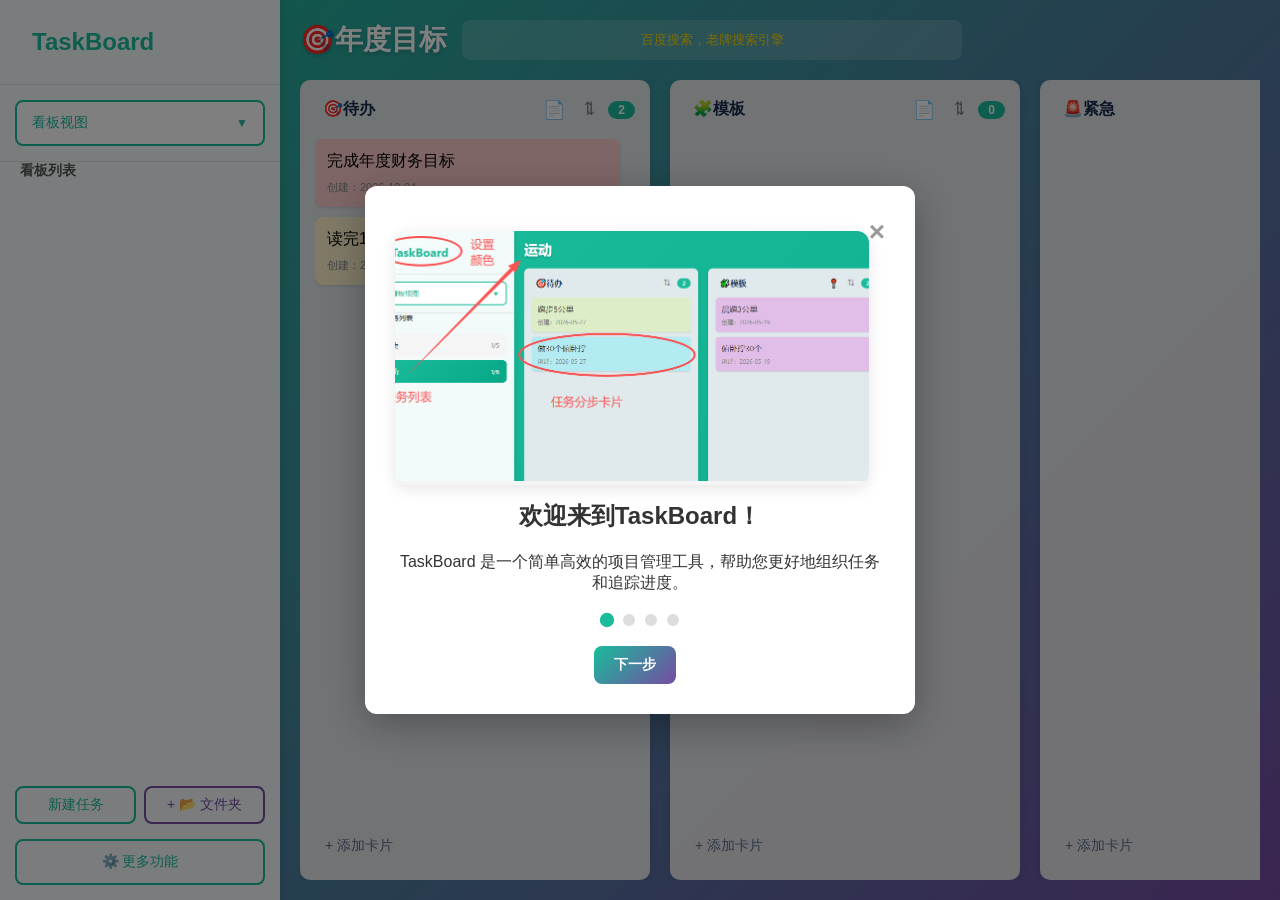
<file: index.html>
<!DOCTYPE html>
<html lang="zh-CN">
<head>
    <meta charset="UTF-8">
    <meta name="viewport" content="width=device-width, initial-scale=1.0, maximum-scale=1.0, user-scalable=no">
    <title>TaskBoard - 项目看板</title>
    <link rel="stylesheet" href="style.css">
</head>
<body>
    <div class="app-container">
        <div class="sidebar-overlay" id="sidebar-overlay"></div>
        <aside class="sidebar">
            <div class="sidebar-header">
                <h1 id="app-title" class="clickable-title">TaskBoard</h1>
                <button class="close-sidebar-btn" id="close-sidebar-btn">&times;</button>
            </div>
            <div class="view-switcher">
                <div class="dropdown-btn" id="view-dropdown-btn">
                    <span id="view-current-label" data-i18n="boardView">看板视图</span>
                    <span class="dropdown-arrow">▼</span>
                </div>
                <div class="dropdown-menu hidden" id="view-dropdown-menu">
                    <div class="dropdown-item" data-view="board" data-i18n="boardView">看板视图</div>
                    <div class="dropdown-item" data-view="day" data-i18n="dayView">日视图</div>
                    <div class="dropdown-item" data-view="week" data-i18n="weekView">周视图</div>
                    <div class="dropdown-item" data-view="month" data-i18n="monthView">月视图</div>
                    <div class="dropdown-item" data-view="year" data-i18n="yearView">年视图</div>
                </div>
            </div>
            <h3 class="board-list-title" id="board-list-title">看板列表</h3>
            <div class="board-list" id="board-list"></div>
            <div class="sidebar-buttons">
                <button class="add-board-btn-sidebar" id="add-board-btn-sidebar" data-i18n="newTask">+任务</button>
            <button class="add-folder-btn-sidebar" id="add-folder-btn-sidebar" data-i18n="addFolder">+📂文件夹</button>
            </div>
            <button class="more-btn" id="more-btn" data-i18n="moreFeatures">⚙️ 更多功能</button>
            <div class="more-menu hidden" id="more-menu">
                <button class="menu-item" id="menu-tutorial" data-i18n="helpTutorial">📖 帮助教程</button>
                <button class="menu-item" id="menu-export" data-i18n="exportData">💾 导出数据</button>
                <button class="menu-item" id="menu-import" data-i18n="importData">📥 导入数据</button>
                <button class="menu-item" id="menu-merge" data-i18n="mergeData">🔗 合并数据</button>
                <button class="menu-item" id="menu-about" data-i18n="aboutUs">ℹ️ 关于我们</button>
                <button class="menu-item" id="menu-language" data-i18n="language">🌐 语言</button>
                <button class="menu-item" id="menu-clear" style="color: #e74c3c;" data-i18n="clearData">🗑️ 清空数据</button>
            </div>
        </aside>

        <main class="main-content">
            <div class="board-view" id="board-view">
                <div class="current-board-header" id="current-board-header">
                    <button class="hamburger-btn" id="hamburger-btn">&#9776;</button>
                    <h2 id="current-board-title">我的看板</h2>
                    <div class="ad-carousel" id="ad-carousel">
                        <div class="ad-track" id="ad-track">
                            <!-- 广告内容会动态渲染 -->
                        </div>
                    </div>
                    <div class="badges-container" id="badges-container"></div>
                </div>
                <div class="columns-container" id="columns-container">
                    <!-- 动态渲染的板块 -->
                </div>
            </div>
            
            <div id="single-column-view" class="single-column-view hidden">
                <div class="single-column-header">
                    <button id="back-from-column-btn" class="back-btn">← 返回</button>
                    <h2 id="single-column-title"></h2>
                </div>
                <div class="single-column-content" id="single-column-content"></div>
            </div>

            <div class="week-view hidden" id="week-view">
                <div class="view-header">
                    <h2 id="week-title" data-i18n="weekView">周视图</h2>
                    <div class="view-controls">
                        <div class="date-controls">
                            <button class="date-nav-btn" id="week-prev-year">&lt;&lt;</button>
                            <button class="date-nav-btn" id="week-prev-week">&lt;</button>
                            <span class="date-display" id="week-date-display">2026年第21周</span>
                            <button class="date-nav-btn" id="week-next-week">&gt;</button>
                            <button class="date-nav-btn" id="week-next-year">&gt;&gt;</button>
                        </div>
                    </div>
                </div>
                <div class="week-stats" id="week-stats"></div>
            </div>

            <div class="month-view hidden" id="month-view">
                <div class="view-header">
                    <h2 id="month-title" data-i18n="monthView">月视图</h2>
                    <div class="view-controls">
                        <div class="date-controls">
                            <button class="date-nav-btn" id="month-prev-year">&lt;&lt;</button>
                            <button class="date-nav-btn" id="month-prev-month">&lt;</button>
                            <span class="date-display" id="month-date-display">2026年5月</span>
                            <button class="date-nav-btn" id="month-next-month">&gt;</button>
                            <button class="date-nav-btn" id="month-next-year">&gt;&gt;</button>
                        </div>
                    </div>
                </div>
                <div class="month-stats" id="month-stats"></div>
            </div>

            <div class="year-view hidden" id="year-view">
                <div class="view-header">
                    <h2 id="year-title" data-i18n="yearView">年视图</h2>
                    <div class="view-controls">
                        <div class="date-controls">
                            <button class="date-nav-btn" id="year-prev">&lt;</button>
                            <span class="date-display" id="year-date-display">2026年</span>
                            <button class="date-nav-btn" id="year-next">&gt;</button>
                        </div>
                    </div>
                </div>
                <div class="year-stats" id="year-stats"></div>
            </div>

            <div class="day-view hidden" id="day-view">
                <div class="view-header">
                    <h2 id="day-title" data-i18n="dayView">日视图</h2>
                    <div class="view-controls">
                        <div class="date-controls">
                            <button class="date-nav-btn" id="day-prev-year">&lt;&lt;</button>
                            <button class="date-nav-btn" id="day-prev-month">&lt;</button>
                            <span class="date-display" id="day-date-display">2026年5月</span>
                            <button class="date-nav-btn" id="day-next-month">&gt;</button>
                            <button class="date-nav-btn" id="day-next-year">&gt;&gt;</button>
                        </div>
                        <div class="day-view-filter">
                            <div class="dropdown-btn" id="column-dropdown-btn">
                                <span id="column-current-label" data-i18n="done">已完成</span>
                                <span class="dropdown-arrow">▼</span>
                            </div>
                        </div>
                    </div>
                </div>
                <div class="day-stats" id="day-stats"></div>
            </div>
        </main>
    </div>

    <!-- 卡片编辑模态框 -->
    <div id="card-modal" class="modal">
        <div class="modal-content">
            <span class="close">&times;</span>
            <h2 id="card-modal-title" data-i18n="editCard">编辑卡片</h2>
            <textarea id="card-content-input" data-i18n-placeholder="taskContent" placeholder="卡片内容"></textarea>
            <div class="color-picker-section">
                <label data-i18n="selectColor">选择颜色：</label>
                <div class="color-options" id="color-options"></div>
                <div class="custom-color-input">
                    <input type="color" id="custom-color-picker" value="#ffffff">
                    <button id="add-custom-color-btn" class="btn btn-secondary" data-i18n="addColor">添加颜色</button>
                </div>
            </div>
            <div class="card-dates">
                <p><strong data-i18n="createdDate">创建日期：</strong><span id="card-created-date">-</span></p>
                <p><strong data-i18n="completedDate">完成日期：</strong><span id="card-completed-date">-</span></p>
            </div>
            <button id="save-card-btn" class="btn btn-primary" data-i18n="save">保存</button>
            <button id="delete-card-btn" class="btn btn-danger" data-i18n="delete">删除</button>
        </div>
    </div>

    <!-- 看板编辑模态框 -->
    <div id="board-modal" class="modal">
        <div class="modal-content">
            <span class="close">&times;</span>
            <h2 id="board-modal-title" data-i18n="newTask">新建任务</h2>
            <input type="text" id="board-name-input" data-i18n-placeholder="taskName" placeholder="任务名称">
            <button id="save-board-btn" class="btn btn-primary" data-i18n="save">保存</button>
        </div>
    </div>

    <!-- 看板长按操作模态框 -->
    <div id="long-press-modal" class="modal">
        <div class="modal-content">
            <span class="close">&times;</span>
            <h2>看板操作</h2>
            <button id="edit-board-name-btn" class="btn btn-primary">修改名称</button>
            <div id="move-board-buttons">
                <!-- 移动按钮会动态显示 -->
            </div>
            <button id="delete-board-btn" class="btn btn-danger">删除看板</button>
        </div>
    </div>
    
    <!-- 右边看板列表长按操作模态框 -->
    <div id="right-board-long-press-modal" class="modal">
        <div class="modal-content">
            <span class="close">&times;</span>
            <h2>看板操作</h2>
            <div id="right-move-board-buttons">
                <!-- 移动按钮会动态显示 -->
            </div>
            <button id="right-delete-board-btn" class="btn btn-danger">删除看板</button>
        </div>
    </div>

    <!-- 入门教程模态框 -->
    <div id="tutorial-modal" class="modal">
        <div class="modal-content tutorial-content">
            <span class="close" id="tutorial-close-btn">&times;</span>
            <div class="tutorial-image-container">
                <img id="tutorial-image" src="" alt="教程插图">
            </div>
            <h2 id="tutorial-title"></h2>
            <p id="tutorial-text"></p>
            <div class="tutorial-steps">
                <span class="tutorial-step active"></span>
                <span class="tutorial-step"></span>
                <span class="tutorial-step"></span>
                <span class="tutorial-step"></span>
            </div>
            <button id="tutorial-next-btn" class="btn btn-primary">下一步</button>
        </div>
    </div>

    <!-- 主题设置模态框 -->
    <div id="theme-modal" class="modal">
        <div class="modal-content">
            <span class="close">&times;</span>
            <h2>主题设置</h2>
            <div class="form-group">
                <label>应用名称：</label>
                <input type="text" id="app-name-input" placeholder="输入应用名称">
            </div>
            <div class="color-picker-section">
                <label>选择主题颜色：</label>
                <div class="color-options" id="theme-color-options"></div>
                <div class="custom-color-input">
                    <input type="color" id="custom-theme-color-picker" value="#9b59b6">
                    <button id="add-custom-theme-color-btn" class="btn btn-secondary">添加颜色</button>
                </div>
            </div>
            <button id="save-theme-btn" class="btn btn-primary">保存主题</button>
        </div>
    </div>

    <!-- 关于我们模态框 -->
    <div id="about-modal" class="modal">
        <div class="modal-content about-content">
            <span class="close">&times;</span>
            <button id="back-from-about-btn" class="back-btn">← 返回</button>
            <h2>关于我们</h2>
            
            <div class="about-scroll-container">
                <div class="about-section">
                    <h3>📱 软件介绍</h3>
                    <p>TaskBoard是一款简洁高效的任务管理工具，帮助您更好地组织工作和生活。</p>
                    <p>通过直观的看板视图，您可以轻松地创建、移动和完成任务，提升工作效率。</p>
                    <p>数据保存在本地，不上传到服务器，确保您的隐私和安全。</p>
                </div>
                
                <div class="about-section">
                    <h3>📞 联系方式</h3>
                    <p><strong>邮箱：</strong>2584757409@qq.com</p>
                    <p><strong>QQ：</strong>2584757409</p>
                </div>
                
                <div class="about-section">
                    <h3>🔗 友情链接</h3>
                    <div class="friend-links" id="friend-links-container">
                        <a href="https://pickfree.cn" target="_blank" class="friend-link">Pick Free - 汇总免费资源的导航网站</a>
                        <a href="https://www.hippter.com/" target="_blank" class="friend-link">HiPPTER - PPT模板图表等设计素材免费下载</a>
                        <a href="https://www.ted.com/" target="_blank" class="friend-link">TED - 全球思想平台，海量短演讲免费在线观看</a>
                        <a href="https://www.bilibili.com/" target="_blank" class="friend-link">Bilibili - 视频分享平台，海量视频免费在线观看</a>
                    </div>
                </div>
                
                <div class="about-section">
                    <h3>©️ 版权信息</h3>
                    <p>© 2024 TaskBoard. All rights reserved.</p>
                    <p>版本号：1.0.0</p>
                </div>
            </div>
        </div>
    </div>

    <!-- 语言选择模态框 -->
    <div id="language-modal" class="modal">
        <div class="modal-content language-content">
            <span class="close">&times;</span>
            <button id="back-from-language-btn" class="back-btn" data-i18n="back">← 返回</button>
            <h2 data-i18n="language">🌐 语言</h2>
            <p style="margin-bottom: 20px; color: #666;" data-i18n="chooseLanguage">请选择语言</p>
            <div class="language-list" id="language-list">
                <!-- 语言列表会动态渲染 -->
            </div>
        </div>
    </div>

    <!-- 板块编辑模态框 -->
    <div id="column-modal" class="modal">
        <div class="modal-content">
            <span class="close">&times;</span>
            <h2 id="column-modal-title">编辑板块</h2>
            <div class="form-group">
                <label>板块名称：</label>
                <input type="text" id="column-name-input" placeholder="输入板块名称">
            </div>
            <button id="save-column-btn" class="btn btn-primary">保存</button>
            <button id="delete-column-btn" class="btn btn-danger">删除板块</button>
        </div>
    </div>

    <!-- 文件夹编辑模态框 -->
    <div id="folder-modal" class="modal">
        <div class="modal-content">
            <span class="close">&times;</span>
            <h2 id="folder-modal-title">新建文件夹</h2>
            <div class="form-group">
                <label>文件夹名称：</label>
                <input type="text" id="folder-name-input" placeholder="输入文件夹名称">
            </div>
            <button id="save-folder-btn" class="btn btn-primary">保存</button>
            <button id="delete-folder-btn" class="btn btn-danger" style="display: none;">删除文件夹</button>
        </div>
    </div>

    <!-- 文件夹长按模态框 -->
    <div id="folder-long-press-modal" class="modal">
        <div class="modal-content">
            <span class="close">&times;</span>
            <h2>文件夹操作</h2>
            <button id="folder-rename-btn" class="btn btn-primary">重命名</button>
            <button id="folder-delete-btn" class="btn btn-danger">删除文件夹</button>
        </div>
    </div>

    <!-- 徽章获得弹窗 -->
    <div id="badge-modal" class="modal">
        <div class="modal-content badge-modal-content">
            <span class="close">&times;</span>
            <div class="badge-modal-icon" id="badge-modal-icon"></div>
            <h2 id="badge-modal-title">🎉 恭喜获得徽章！</h2>
            <p id="badge-modal-text">你太棒了！继续加油！</p>
            <button id="badge-close-btn" class="btn btn-primary">太棒了！</button>
        </div>
    </div>
    
    <!-- 徽章介绍弹窗 -->
    <div id="badge-info-modal" class="modal">
        <div class="modal-content badge-info-modal-content">
            <span class="close">&times;</span>
            <h2 data-i18n="badgeInfoTitle">🏆 徽章介绍</h2>
            <div id="badge-info-list" class="badge-info-list">
                <!-- 动态渲染徽章信息 -->
            </div>
        </div>
    </div>

    <!-- 导入/导出模态框 -->
    <div id="data-modal" class="modal">
        <div class="modal-content">
            <span class="close">&times;</span>
            <h2 id="data-modal-title">数据操作</h2>
            <div id="data-modal-content">
                <!-- 内容将动态填充 -->
            </div>
        </div>
    </div>

    <input type="file" id="file-input" accept=".json" style="display: none;">

    <!-- 下拉菜单 -->
    <div class="dropdown-menu hidden" id="column-dropdown-menu">
    </div>

    <script src="script.js"></script>
</body>
</html>
</file>
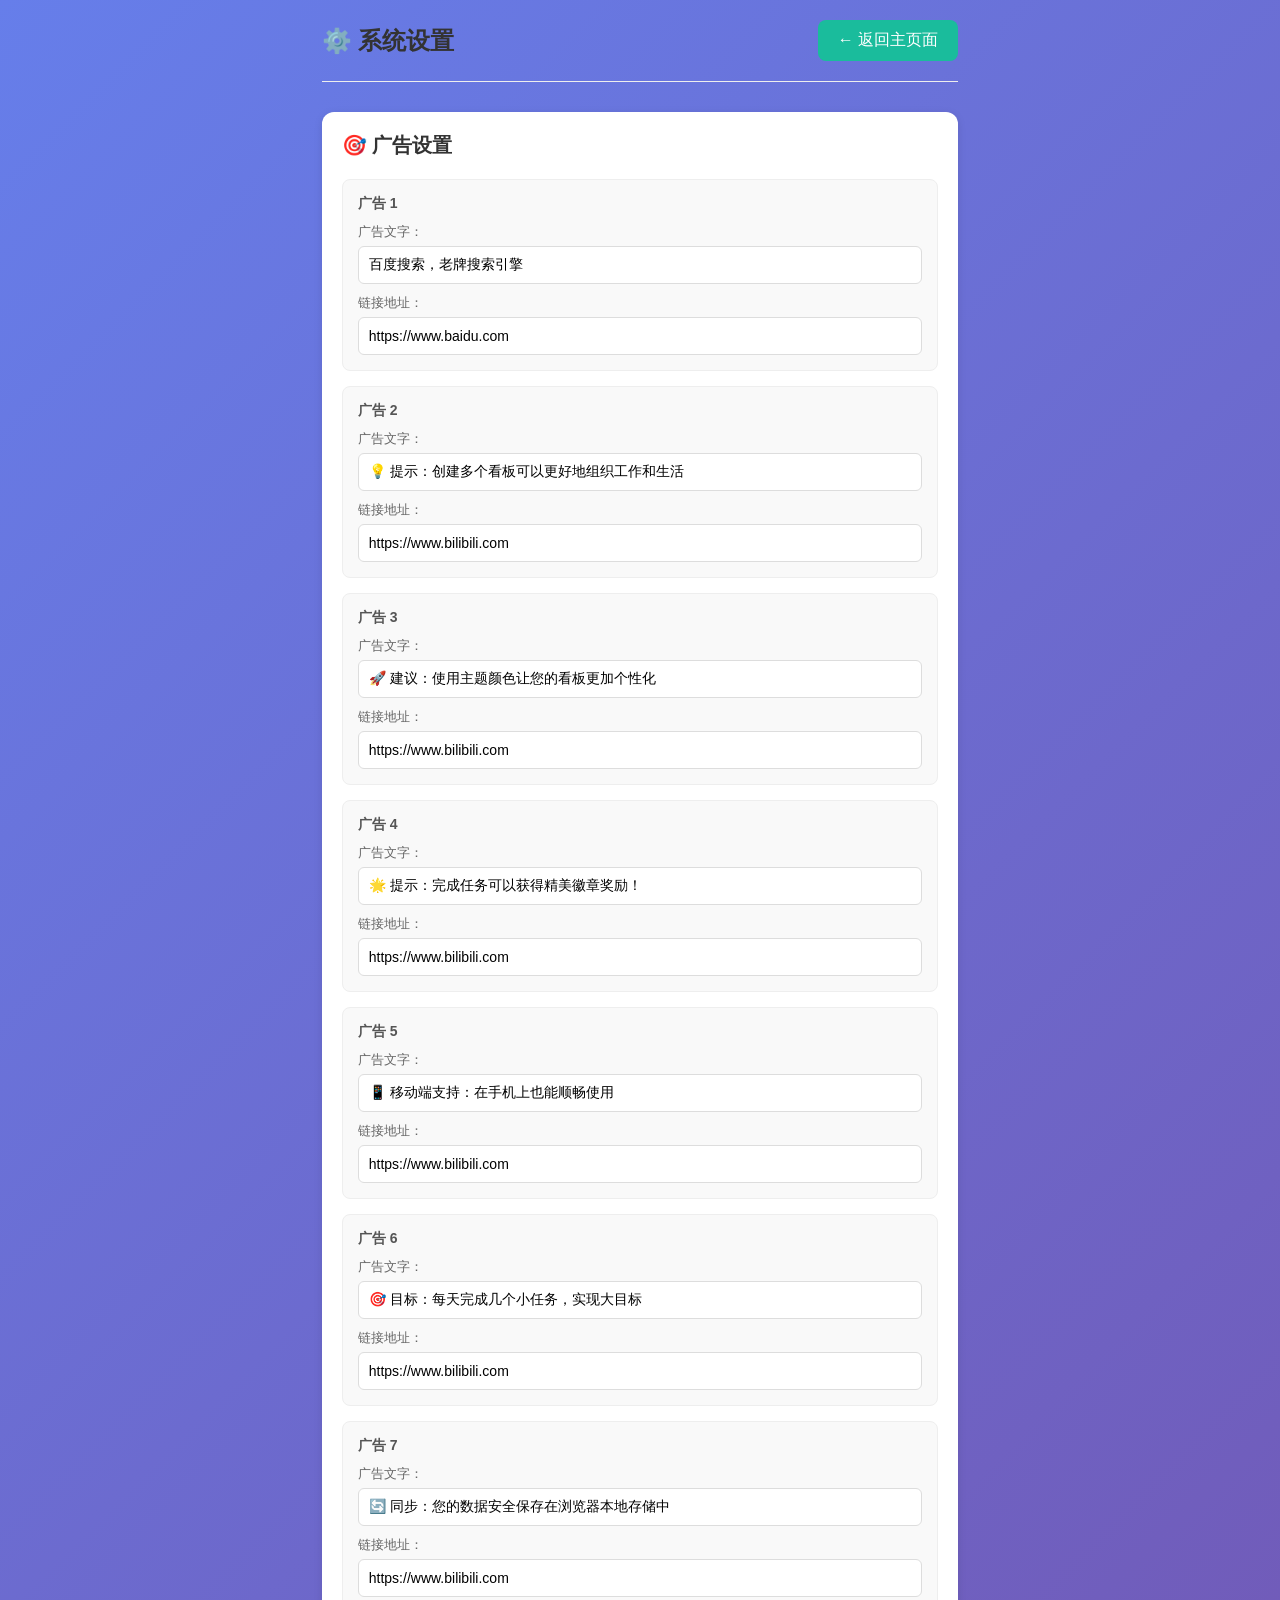
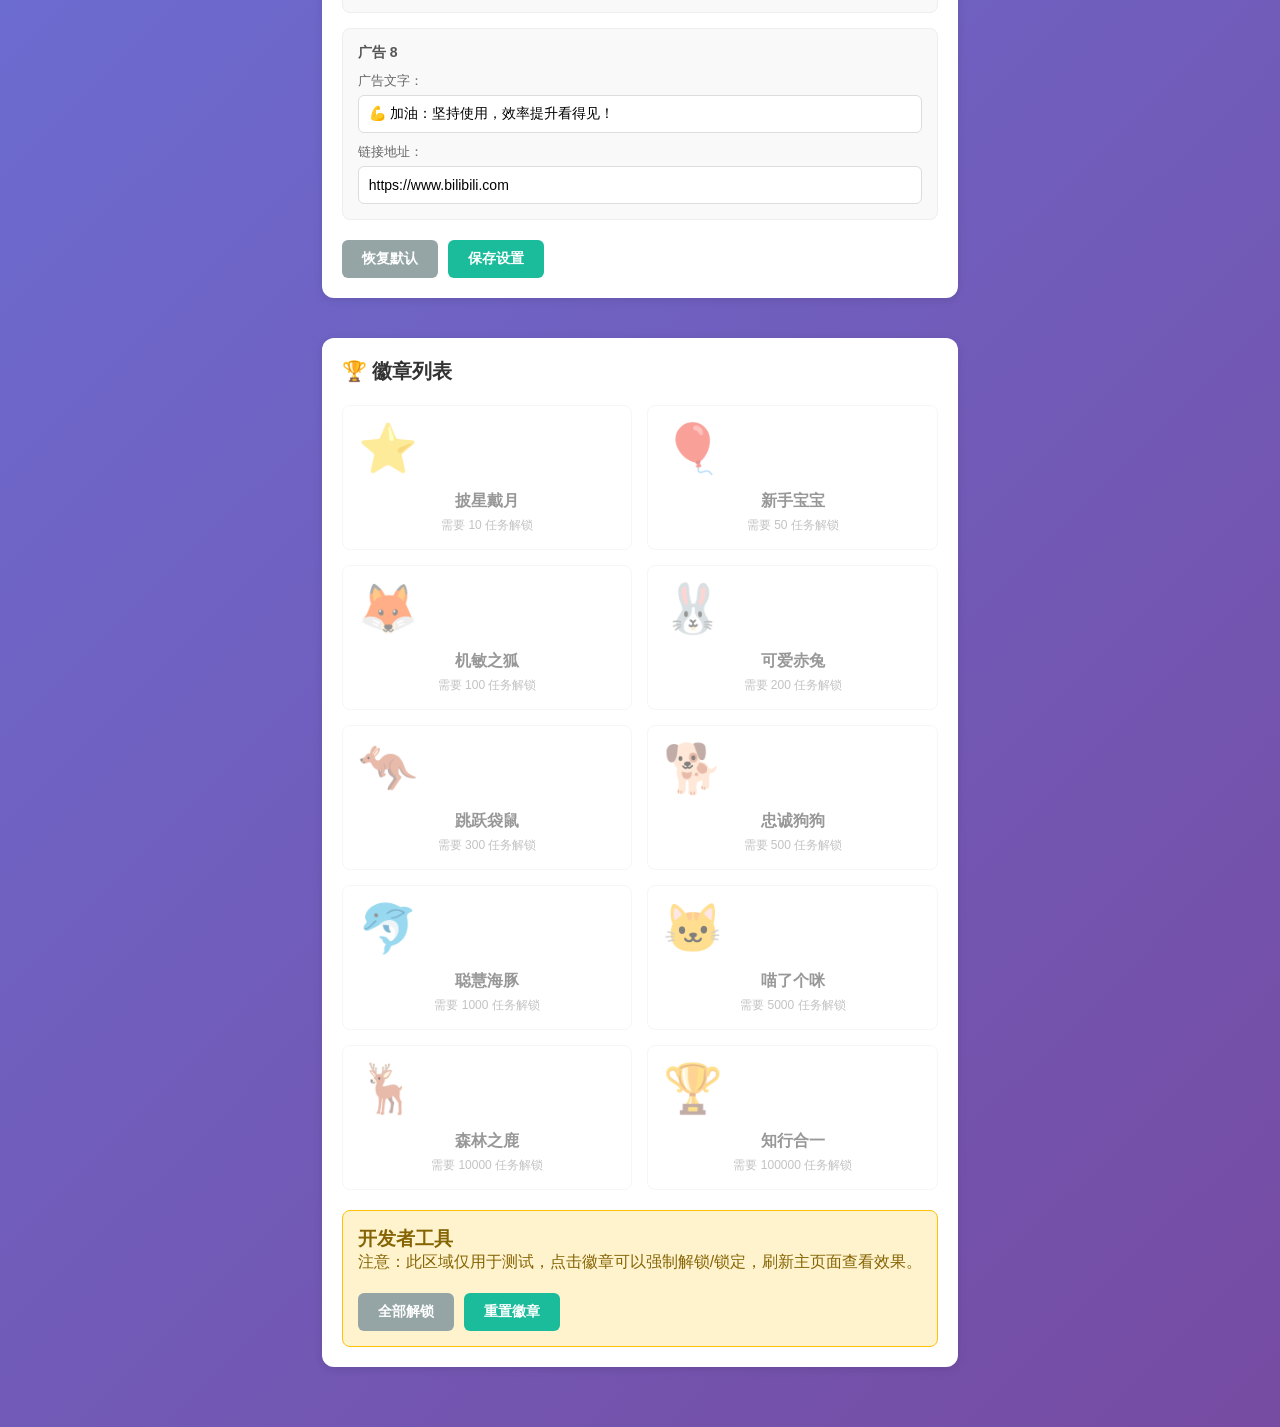
<file: setting.html>
<!DOCTYPE html>
<html lang="zh-CN">
<head>
    <meta charset="UTF-8">
    <meta name="viewport" content="width=device-width, initial-scale=1.0, maximum-scale=1.0, user-scalable=no">
    <title>TaskBoard - 设置</title>
    <link rel="stylesheet" href="style.css">
    <style>
        body {
            overflow: auto !important;
        }
        
        .app-container {
            height: auto !important;
            min-height: 100vh;
        }
        
        .setting-container {
            max-width: 800px;
            margin: 0 auto;
            padding: 20px;
        }
        
        .setting-header {
            display: flex;
            align-items: center;
            margin-bottom: 30px;
            padding-bottom: 20px;
            border-bottom: 1px solid #eee;
        }
        
        .setting-header h1 {
            flex: 1;
            margin: 0;
            font-size: 24px;
        }
        
        .back-to-index-btn {
            padding: 10px 20px;
            background: #1abc9c;
            color: white;
            border: none;
            border-radius: 8px;
            cursor: pointer;
            font-size: 16px;
        }
        
        .back-to-index-btn:hover {
            background: #16a085;
        }
        
        .setting-section {
            margin-bottom: 40px;
            padding: 20px;
            background: white;
            border-radius: 12px;
            box-shadow: 0 2px 8px rgba(0,0,0,0.1);
        }
        
        .setting-section h2 {
            margin-top: 0;
            margin-bottom: 20px;
            font-size: 20px;
            color: #333;
        }
        
        .ad-item-edit {
            padding: 15px;
            border: 1px solid #eee;
            border-radius: 8px;
            margin-bottom: 15px;
            background: #f9f9f9;
        }
        
        .ad-item-edit h4 {
            margin-top: 0;
            margin-bottom: 10px;
            color: #555;
        }
        
        .form-group {
            margin-bottom: 15px;
        }
        
        .form-group label {
            display: block;
            margin-bottom: 5px;
            font-weight: 500;
            color: #666;
        }
        
        .form-group input {
            width: 100%;
            padding: 10px;
            border: 1px solid #ddd;
            border-radius: 6px;
            font-size: 14px;
            box-sizing: border-box;
        }
        
        .form-group input:focus {
            outline: none;
            border-color: #1abc9c;
        }
        
        .button-group {
            display: flex;
            gap: 10px;
            margin-top: 20px;
        }
        
        .btn {
            padding: 10px 20px;
            border: none;
            border-radius: 6px;
            cursor: pointer;
            font-size: 14px;
        }
        
        .btn-primary {
            background: #1abc9c;
            color: white;
        }
        
        .btn-primary:hover {
            background: #16a085;
        }
        
        .btn-secondary {
            background: #95a5a6;
            color: white;
        }
        
        .btn-secondary:hover {
            background: #7f8c8d;
        }
        
        .badge-list-container {
            display: grid;
            grid-template-columns: repeat(auto-fill, minmax(250px, 1fr));
            gap: 15px;
        }
        
        .badge-item {
            padding: 15px;
            border: 1px solid #eee;
            border-radius: 8px;
            background: white;
            cursor: pointer;
            transition: all 0.3s;
        }
        
        .badge-item:hover {
            box-shadow: 0 4px 12px rgba(0,0,0,0.1);
            transform: translateY(-2px);
        }
        
        .badge-item.locked {
            opacity: 0.5;
        }
        
        .badge-item.forced-unlock {
            border: 2px solid #f39c12;
        }
        
        .badge-icon {
            font-size: 48px;
            text-align: center;
            margin-bottom: 10px;
        }
        
        .badge-name {
            text-align: center;
            font-weight: bold;
            margin-bottom: 5px;
            color: #333;
        }
        
        .badge-milestone {
            text-align: center;
            color: #888;
            font-size: 12px;
        }
        
        .badge-controls {
            margin-top: 20px;
            padding: 15px;
            background: #fff3cd;
            border-radius: 8px;
            border: 1px solid #ffc107;
        }
        
        .badge-controls h3 {
            margin-top: 0;
            color: #856404;
        }
        
        .badge-controls p {
            color: #856404;
            margin-bottom: 10px;
        }
        
        .message-popup {
            position: fixed;
            top: 20px;
            right: 20px;
            padding: 15px 25px;
            background: #2ecc71;
            color: white;
            border-radius: 8px;
            box-shadow: 0 4px 12px rgba(0,0,0,0.2);
            z-index: 1000;
            animation: slideIn 0.3s ease-out;
        }
        
        @keyframes slideIn {
            from {
                transform: translateX(400px);
                opacity: 0;
            }
            to {
                transform: translateX(0);
                opacity: 1;
            }
        }
    </style>
</head>
<body>
    <div class="app-container">
        <div class="setting-container">
            <div class="setting-header">
                <h1>⚙️ 系统设置</h1>
                <button class="back-to-index-btn" id="back-to-index-btn">← 返回主页面</button>
            </div>
            
            <!-- 广告设置区域 -->
            <div class="setting-section">
                <h2>🎯 广告设置</h2>
                <div id="ad-list-container"></div>
                <div class="button-group">
                    <button id="reset-ads-btn" class="btn btn-secondary">恢复默认</button>
                    <button id="save-ads-btn" class="btn btn-primary">保存设置</button>
                </div>
            </div>
            
            <!-- 徽章列表设置区域 -->
            <div class="setting-section">
                <h2>🏆 徽章列表</h2>
                <div class="badge-list-container" id="badge-list-container"></div>
                <div class="badge-controls">
                    <h3>开发者工具</h3>
                    <p>注意：此区域仅用于测试，点击徽章可以强制解锁/锁定，刷新主页面查看效果。</p>
                    <div class="button-group">
                        <button id="unlock-all-badges-btn" class="btn btn-secondary">全部解锁</button>
                        <button id="reset-all-badges-btn" class="btn btn-primary">重置徽章</button>
                    </div>
                </div>
            </div>
        </div>
    </div>
    
    <script src="setting.js"></script>
</body>
</html>
</file>
<file: style.css>
:root {
    --primary-color: #667eea;
    --secondary-color: #764ba2;
    --primary-color-rgb: 102, 126, 234;
    --theme-gradient: linear-gradient(135deg, var(--primary-color) 0%, var(--secondary-color) 100%);
}

* {
    margin: 0;
    padding: 0;
    box-sizing: border-box;
}

body {
    font-family: -apple-system, BlinkMacSystemFont, 'Segoe UI', Roboto, Oxygen, Ubuntu, Cantarell, sans-serif;
    background: var(--theme-gradient);
    min-height: 100vh;
    color: #333;
    overflow: hidden;
}

.app-container {
    display: flex;
    height: 100vh;
}

.sidebar {
    width: 280px;
    background: rgba(255, 255, 255, 0.95);
    display: flex;
    flex-direction: column;
    box-shadow: 2px 0 10px rgba(0, 0, 0, 0.1);
}

.sidebar-header {
    padding: 20px;
    border-bottom: 1px solid #e0e0e0;
}

.sidebar-header h1 {
    color: var(--primary-color);
    font-size: 24px;
    font-weight: 700;
}

.clickable-title {
    cursor: pointer;
    transition: all 0.3s ease;
    padding: 8px 12px;
    border-radius: 6px;
}

.clickable-title:hover {
    background: rgba(0, 0, 0, 0.05);
    transform: scale(1.02);
}

.view-switcher {
    display: flex;
    flex-direction: column;
    padding: 15px;
    gap: 8px;
    border-bottom: 1px solid #e0e0e0;
    position: relative;
}

.dropdown-btn {
    display: flex;
    justify-content: space-between;
    align-items: center;
    padding: 12px 15px;
    border: 2px solid var(--primary-color);
    border-radius: 8px;
    cursor: pointer;
    font-size: 14px;
    font-weight: 500;
    background: white;
    color: var(--primary-color);
    transition: all 0.3s ease;
}

/* 日视图的下拉按钮特殊样式 */
.day-view-filter .dropdown-btn {
    background: white;
}

.dropdown-btn:hover {
    background: rgba(var(--primary-color-rgb), 0.1);
}

.dropdown-arrow {
    font-size: 12px;
}

.dropdown-menu {
    background-color: white !important;
    background: white !important;
    opacity: 1 !important;
    border: 1px solid #e0e0e0;
    border-radius: 8px;
    box-shadow: 0 8px 24px rgba(0, 0, 0, 0.2);
    z-index: 99999 !important;
    pointer-events: auto;
}

.dropdown-menu.hidden {
    display: none;
}

.dropdown-item {
    padding: 12px 15px;
    cursor: pointer;
    font-size: 14px;
    color: #333;
    transition: all 0.2s ease;
    white-space: nowrap;
}

.dropdown-item:hover {
    background: rgba(var(--primary-color-rgb), 0.1);
    color: var(--primary-color);
}

.dropdown-item:first-child {
    border-radius: 8px 8px 0 0;
}

.dropdown-item:last-child {
    border-radius: 0 0 8px 8px;
}

/* 日视图样式 */
.view-header {
    display: flex;
    justify-content: space-between;
    align-items: center;
    margin-bottom: 20px;
}

.day-view-filter {
    position: relative;
    z-index: 100;
}

.board-list {
    flex: 1;
    overflow-y: auto;
    padding: 15px;
}

.board-item {
    padding: 12px 15px;
    margin-bottom: 8px;
    border-radius: 8px;
    cursor: pointer;
    background: #f5f5f5;
    transition: all 0.3s ease;
    user-select: none;
    display: flex;
    justify-content: space-between;
    align-items: center;
}

.board-item:hover {
    background: #e0e0e0;
}

.board-count {
    font-size: 12px;
    color: #888;
    font-weight: 500;
}

.board-item.active .board-count {
    color: rgba(255, 255, 255, 0.9);
}

.board-item.active {
    background: var(--theme-gradient);
    color: white;
}

.board-list-title {
    font-size: 14px;
    font-weight: 600;
    color: #555;
    margin: 0 15px 8px 15px;
    padding: 0 5px;
}

.menu-count {
    background: var(--primary-color);
    color: white;
    padding: 2px 8px;
    border-radius: 10px;
    font-size: 11px;
    font-weight: 600;
    margin-left: auto;
}

.boards-list-view {
    display: flex;
    flex-direction: column;
    overflow: auto;
}

.boards-list-container {
    padding: 20px;
    display: grid;
    grid-template-columns: repeat(5, 1fr);
    gap: 15px;
}

.single-column-view {
    height: 100%;
    display: flex;
    flex-direction: column;
}

.view-header,
.single-column-header {
    display: flex;
    align-items: center;
    gap: 15px;
    padding: 20px;
    background: rgba(255, 255, 255, 0.1);
    backdrop-filter: blur(10px);
}

.back-btn {
    background: white;
    border: none;
    padding: 10px 20px;
    border-radius: 8px;
    font-size: 14px;
    font-weight: 600;
    cursor: pointer;
    color: var(--primary-color);
    box-shadow: 0 2px 8px rgba(0, 0, 0, 0.1);
    transition: all 0.2s ease;
}

.back-btn:hover {
    transform: translateX(-3px);
    box-shadow: 0 4px 12px rgba(0, 0, 0, 0.15);
}

.single-column-header h2 {
    color: white;
    font-size: 24px;
    font-weight: 700;
    text-shadow: 0 2px 4px rgba(0, 0, 0, 0.2);
}

.single-column-content {
    flex: 1;
    overflow: auto;
    padding: 20px;
    padding-right: 10px; /* 给滚动条留一点空间 */
    box-sizing: border-box; /* 确保 padding 不影响整体宽度 */
}

.single-column-content .column {
    display: flex;
    flex-direction: column;
    margin-right: 10px; /* 给滚动条留一点空间 */
}

.single-column-content .cards-container {
    display: grid;
    grid-template-columns: repeat(5, 1fr);
    gap: 15px;
    overflow: visible;
    flex: none;
}

.single-column-content .card {
    width: 100%;
    box-sizing: border-box;
}

.single-column-content .add-card-btn {
    margin-top: 15px;
    width: 100%;
    grid-column: 1 / 2;
    box-sizing: border-box;
}

.column-header-right {
    cursor: pointer;
}

/* 滚动条样式 */
::-webkit-scrollbar {
    width: 10px;
    height: 10px;
}

::-webkit-scrollbar-track {
    background: rgba(0, 0, 0, 0.05);
    border-radius: 5px;
    margin: 5px 0; /* 给轨道添加上下间距 */
    margin-left: 5px; /* 给轨道添加左侧间距 */
}

::-webkit-scrollbar-thumb {
    background: var(--primary-color);
    border-radius: 5px;
    min-height: 30px; /* 确保滑块有最小高度 */
}

::-webkit-scrollbar-thumb:hover {
    background: var(--secondary-color);
}

.boards-list-item {
    background: white;
    padding: 15px 20px;
    border-radius: 8px;
    box-shadow: 0 2px 6px rgba(0, 0, 0, 0.1);
    cursor: pointer;
    transition: all 0.2s ease;
    display: flex;
    justify-content: space-between;
    align-items: center;
}

.boards-list-item:hover {
    transform: translateY(-2px);
    box-shadow: 0 4px 12px rgba(0, 0, 0, 0.15);
}

.boards-list-item-name {
    font-size: 16px;
    font-weight: 600;
    color: #333;
}

.boards-list-item-stats {
    font-size: 14px;
    color: #666;
}

.modal-button-group {
    margin-top: 10px;
    margin-bottom: 10px;
    display: flex;
    gap: 10px;
    flex-wrap: wrap;
}

.add-board-btn-sidebar {
    padding: 8px 8px;
    border: 2px solid var(--primary-color);
    border-radius: 8px;
    cursor: pointer;
    background: transparent;
    color: var(--primary-color);
    font-size: 14px;
    font-weight: 500;
    transition: all 0.3s ease;
}

.add-board-btn-sidebar:hover {
    background: rgba(var(--primary-color-rgb), 0.1);
}

.main-content {
    flex: 1;
    padding: 20px;
    overflow: auto;
}

.board-view {
    display: flex;
    flex-direction: column;
    height: 100%;
}

.current-board-header {
    margin-bottom: 20px;
    display: flex;
    align-items: center;
    justify-content: flex-start;
    gap: 15px;
}

.current-board-header h2 {
    color: white;
    font-size: 28px;
    font-weight: 700;
    text-shadow: 0 2px 4px rgba(0, 0, 0, 0.2);
    flex-shrink: 0;
}

.badges-container {
    display: flex;
    gap: 8px;
    align-items: center;
    margin-left: auto; /* 让徽章容器靠右 */
    flex-shrink: 0; /* 不让徽章被压缩 */
}

.badge-icon {
    width: 60px;
    height: 60px;
    object-fit: contain;
    transition: transform 0.3s ease;
}

.badge-icon:hover {
    transform: scale(1.2);
}

.badge-modal-content {
    text-align: center;
    padding: 40px;
}

.badge-modal-icon {
    margin-bottom: 20px;
}

.badge-modal-icon img {
    width: 120px;
    height: 120px;
    object-fit: contain;
    animation: bounce 0.5s ease infinite alternate;
}

.badge-modal-content h2 {
    margin-bottom: 15px;
}

.badge-modal-content p {
    margin-bottom: 25px;
    line-height: 1.6;
}

@keyframes bounce {
    from {
        transform: translateY(0);
    }
    to {
        transform: translateY(-10px);
    }
}

/* 徽章介绍弹窗 */
.badge-info-modal-content {
    max-width: 600px;
    max-height: 80vh;
    position: relative;
    padding-top: 50px;
}

.badge-info-modal-content .close {
    position: absolute;
    top: 15px;
    right: 20px;
    float: none;
    z-index: 10;
}

.badge-info-list {
    display: flex;
    flex-direction: column;
    gap: 16px;
    max-height: calc(80vh - 80px);
    overflow-y: auto;
    padding-right: 5px;
}

.badge-info-item {
    display: flex;
    align-items: flex-start;
    gap: 16px;
    padding: 16px;
    background: #f8f9fa;
    border-radius: 12px;
    border: 2px solid #e9ecef;
    transition: all 0.3s ease;
}

.badge-info-item.earned {
    background: linear-gradient(135deg, #e8f5e9 0%, #c8e6c9 100%);
    border-color: #81c784;
}

.badge-info-item.not-earned {
    opacity: 0.6;
}

.badge-info-icon {
    width: 90px;
    height: 90px;
    object-fit: contain;
    flex-shrink: 0;
}

.badge-info-item.not-earned .badge-info-icon {
    filter: grayscale(100%);
}

.badge-info-content {
    flex: 1;
}

.badge-info-header {
    display: flex;
    justify-content: space-between;
    align-items: center;
    margin-bottom: 8px;
}

.badge-info-title {
    font-size: 20px;
    font-weight: 700;
    color: #333;
    margin: 0;
}

.badge-info-item.not-earned .badge-info-title {
    color: #999;
}

.badge-info-requirement {
    font-size: 14px;
    color: #666;
    margin-bottom: 8px;
}

.badge-info-encouragement {
    font-size: 13px;
    color: #555;
    line-height: 1.6;
    font-style: italic;
}

/* 徽章统计信息 */
.badge-stats {
    background: linear-gradient(135deg, #e3f2fd 0%, #bbdefb 100%);
    border-radius: 12px;
    padding: 20px;
    margin-bottom: 16px;
    border: 2px solid #90caf9;
}

.badge-stats-title {
    font-size: 18px;
    font-weight: 700;
    color: #1976d2;
    margin: 0 0 16px 0;
    text-align: center;
}

.badge-stat-item {
    display: flex;
    justify-content: space-between;
    align-items: center;
    padding: 12px 16px;
    background: rgba(255, 255, 255, 0.7);
    border-radius: 8px;
    margin-bottom: 8px;
}

.badge-stat-item:last-child {
    margin-bottom: 0;
}

.stat-label {
    font-size: 15px;
    color: #424242;
    font-weight: 600;
}

.stat-value {
    font-size: 24px;
    font-weight: 700;
    color: #1976d2;
}

.badge-info-status {
    display: inline-flex;
    align-items: center;
    gap: 4px;
    padding: 4px 10px;
    border-radius: 20px;
    font-size: 12px;
    font-weight: 600;
    white-space: nowrap;
}

.badge-info-status.earned {
    background: #4caf50;
    color: white;
}

.badge-info-status.not-earned {
    background: #9e9e9e;
    color: white;
}

.columns-container {
    display: flex;
    gap: 20px;
    flex: 1;
    overflow: auto;
}

.column {
    width: 350px;
    min-width: 350px;
    max-width: 350px;
    background: rgba(235, 236, 240, 0.95);
    border-radius: 10px;
    padding: 15px;
    display: flex;
    flex-direction: column;
    box-shadow: 0 2px 10px rgba(0, 0, 0, 0.1);
}

/* 板块内的元素都可以透传拖放事件 */
.column {
    cursor: grab;
}

.column:active {
    cursor: grabbing;
}

/* 按钮不影响拖放 */
.column button,
.column .pin-btn,
.column .sort-btn {
    cursor: pointer;
}

/* 拖拽中的板块 */
.column.dragging {
    opacity: 0.5;
    transform: scale(0.95);
}

.column-header {
    display: flex;
    justify-content: space-between;
    align-items: center;
    margin-bottom: 15px;
}

.column-header-right {
    display: flex;
    align-items: center;
    gap: 8px;
}

.column-header h3 {
    font-weight: 600;
    font-size: 16px;
    color: #172b4d;
    cursor: pointer;
    padding: 4px 8px;
    border-radius: 4px;
    transition: background 0.2s;
}

.column-header h3:hover {
    background: rgba(0, 0, 0, 0.05);
}

/* 添加新板块的按钮 */
.add-column-btn {
    min-width: 120px;
    background: rgba(255, 255, 255, 0.3);
    border: 2px dashed rgba(255, 255, 255, 0.6);
    border-radius: 10px;
    display: flex;
    flex-direction: column;
    justify-content: center;
    align-items: center;
    cursor: pointer;
    color: white;
    font-size: 14px;
    font-weight: 500;
    transition: all 0.3s ease;
}

.add-column-btn:hover {
    background: rgba(255, 255, 255, 0.5);
    border-color: white;
}

.add-column-btn .add-icon {
    font-size: 48px;
    font-weight: 300;
    line-height: 1;
}

/* 删除卡片区域 */
.delete-card-zone {
    min-width: 120px;
    background: rgba(255, 255, 255, 0.3);
    border: 2px dashed rgba(255, 255, 255, 0.6);
    border-radius: 10px;
    display: flex;
    flex-direction: column;
    justify-content: center;
    align-items: center;
    cursor: pointer;
    color: white;
    font-size: 14px;
    font-weight: 500;
    transition: all 0.3s ease;
}

.delete-card-zone:hover {
    background: rgba(255, 0, 0, 0.3);
    border-color: rgba(255, 0, 0, 0.6);
}

.delete-card-zone.drag-over {
    background: rgba(255, 0, 0, 0.3);
    border-color: rgba(255, 0, 0, 0.6);
}

.delete-card-zone .delete-icon {
    font-size: 72px;
    line-height: 1;
}

/* 板块拖放指示器 */
.column-drop-indicator {
    display: none;
}

@keyframes pulse {
    from { opacity: 0.5; }
    to { opacity: 1; }
}

/* 拖拽中的板块 */
.column.dragging {
    opacity: 0.5;
    transform: scale(0.95);
}

/* 被覆盖的板块 - 红色闪烁虚线边框 */
.column.drag-over,
.add-column-placeholder.drag-over {
    box-shadow: 0 0 0 3px rgba(231, 76, 60, 0.8);
    border: 2px dashed #e74c3c;
    animation: pulse 0.3s ease infinite alternate;
}

/* +新建板块占位符 */
.add-column-placeholder {
    width: 350px;
    min-width: 350px;
    max-width: 350px;
    background: rgba(255, 255, 255, 0.3);
    border: 2px dashed rgba(255, 255, 255, 0.6);
    border-radius: 10px;
    padding: 15px;
    display: flex;
    flex-direction: column;
    justify-content: center;
    align-items: center;
    cursor: pointer;
    color: white;
    font-weight: 500;
    transition: all 0.3s ease;
    min-height: 200px;
}

.add-column-placeholder:hover {
    background: rgba(255, 0, 0, 0.3);
    border-color: rgba(255, 0, 0, 0.6);
}

.add-column-placeholder .plus-icon {
    font-size: 72px;
    line-height: 1;
    margin-bottom: 8px;
}

.add-column-placeholder .placeholder-text {
    font-size: 14px;
}

/* 分页样式 */
.pagination {
    display: flex;
    justify-content: center;
    align-items: center;
    gap: 8px;
    margin-top: 20px;
    padding: 15px;
    background: rgba(255, 255, 255, 0.8);
    border-radius: 10px;
    box-shadow: 0 2px 8px rgba(0, 0, 0, 0.1);
}

.pagination-btn {
    width: 36px;
    height: 36px;
    border: none;
    border-radius: 8px;
    background: #f0f0f0;
    color: #333;
    font-size: 14px;
    font-weight: 500;
    cursor: pointer;
    transition: all 0.2s ease;
    display: flex;
    justify-content: center;
    align-items: center;
}

.pagination-btn:hover:not(:disabled) {
    background: var(--primary-color);
    color: white;
}

.pagination-btn.active {
    background: var(--primary-color);
    color: white;
}

.pagination-btn:disabled {
    opacity: 0.5;
    cursor: not-allowed;
}

.page-info {
    margin-left: 15px;
    font-size: 14px;
    color: #666;
    font-weight: 500;
}

.card-count {
    background: var(--primary-color);
    color: white;
    padding: 2px 10px;
    border-radius: 12px;
    font-size: 12px;
    font-weight: 600;
}

.sort-btn {
    background: transparent;
    border: none;
    font-size: 18px;
    cursor: pointer;
    padding: 2px 6px;
    border-radius: 4px;
    transition: all 0.2s ease;
    color: #666;
    z-index: 10;
    pointer-events: auto;
}

.sort-btn:hover {
    background: rgba(var(--primary-color-rgb), 0.1);
    color: var(--primary-color);
}

.cards-container {
    flex: 1;
    min-height: 50px;
    display: flex;
    flex-direction: column;
    gap: 10px;
    overflow-y: auto;
    padding-right: 15px;
    box-sizing: border-box;
}

.card {
    background: white;
    padding: 12px;
    border-radius: 8px;
    box-shadow: 0 1px 3px rgba(0, 0, 0, 0.12);
    cursor: pointer;
    transition: all 0.2s ease;
    word-wrap: break-word;
    overflow-wrap: break-word;
    white-space: normal;
    width: 100%;
    box-sizing: border-box;
}

.card:hover {
    box-shadow: 0 3px 8px rgba(0, 0, 0, 0.15);
    transform: translateY(-1px);
}

.card.dragging {
    opacity: 0.7;
    transform: rotate(2deg) scale(1.02);
    box-shadow: 0 8px 20px rgba(0, 0, 0, 0.2);
    z-index: 1000;
}

.card-drop-indicator {
    height: 4px;
    background: var(--primary-color);
    border-radius: 2px;
    margin: 5px 0;
    box-shadow: 0 0 10px rgba(var(--primary-color-rgb), 0.5);
}

.card-date {
    font-size: 11px;
    color: #888;
    margin-top: 8px;
}

.card-dates-row {
    display: flex;
    justify-content: space-between;
    align-items: center;
    margin-top: 8px;
}

.card-date-left {
    margin-top: 0;
}

.card-date-right {
    margin-top: 0;
}

.add-card-btn {
    margin-top: 10px;
    padding: 10px;
    background: transparent;
    border: none;
    color: #5e6c84;
    text-align: left;
    cursor: pointer;
    border-radius: 6px;
    font-size: 14px;
    transition: background 0.2s;
}

.add-card-btn:hover {
    background: rgba(0, 0, 0, 0.1);
}

.cards-container.drag-over {
    background: rgba(var(--primary-color-rgb), 0.08);
    border: 2px dashed var(--primary-color);
    border-radius: 8px;
}

.cards-container .card:not(.dragging) {
    transition: transform 0.15s ease-out;
}

.cards-container.drag-over .card:not(.dragging) {
    transform: scale(0.98);
}

.week-view, .month-view, .year-view {
    height: 100%;
}

.hidden {
    display: none !important;
}

.view-header {
    margin-bottom: 20px;
}

.view-header h2 {
    color: white;
    font-size: 28px;
    font-weight: 700;
    text-shadow: 0 2px 4px rgba(0, 0, 0, 0.2);
}

.week-stats, .month-stats {
    background: rgba(255, 255, 255, 0.95);
    border-radius: 12px;
    padding: 25px;
    box-shadow: 0 4px 20px rgba(0, 0, 0, 0.15);
}

.stats-summary {
    display: flex;
    gap: 30px;
    margin-bottom: 25px;
}

.stat-card {
    flex: 1;
    padding: 20px;
    border-radius: 10px;
    text-align: center;
}

.stat-card.todo {
    background: #fff3cd;
}

.stat-card.template {
    background: #e3f2fd;
}

.stat-card.urgent {
    background: #ffebee;
}

.stat-card.emergence {
    background: #ffebee;
}

.stat-card.done {
    background: #d4edda;
}

.stat-card.paused {
    background: #ffe0b2;
}

.stat-card h4 {
    font-size: 14px;
    margin-bottom: 10px;
    color: #333;
}

.stat-card .stat-number {
    font-size: 36px;
    font-weight: 700;
    color: #333;
}

.days-list {
    display: flex;
    flex-direction: column;
    gap: 12px;
}

.week-days-list {
    display: grid;
    grid-template-columns: repeat(7, 1fr);
    gap: 12px;
}

.weeks-list {
    display: grid;
    grid-template-columns: repeat(7, 1fr);
    gap: 12px;
}

.months-list {
    display: grid;
    grid-template-columns: repeat(6, 1fr);
    gap: 15px;
}

.day-item, .week-item, .month-item {
    background: #f5f5f5;
    padding: 15px;
    border-radius: 8px;
    cursor: pointer;
    transition: all 0.2s ease;
}

.day-item:hover, .week-item:hover, .month-item:hover {
    background: #e0e0e0;
    transform: translateX(5px);
}

.day-header, .week-header, .month-header {
    display: flex;
    justify-content: space-between;
    align-items: center;
    margin-bottom: 10px;
    font-weight: 600;
    color: #333;
    font-size: 14px;
}

.day-stats {
    display: flex;
    flex-direction: column;
    gap: 10px;
}

.week-stats-detail, .month-stats-detail {
    display: flex;
    gap: 20px;
}

.day-stat, .week-stat, .month-stat {
    display: flex;
    align-items: center;
    gap: 6px;
}

.day-stat .label, .week-stat .label, .month-stat .label {
    color: #666;
}

.day-stat .value, .week-stat .value, .month-stat .value {
    font-weight: 600;
    color: #333;
}

.modal {
    display: none;
    position: fixed;
    z-index: 1000;
    left: 0;
    top: 0;
    width: 100%;
    height: 100%;
    background: rgba(0, 0, 0, 0.5);
    animation: fadeIn 0.2s ease;
}

@keyframes fadeIn {
    from { opacity: 0; }
    to { opacity: 1; }
}

.modal.show {
    display: flex;
    justify-content: center;
    align-items: center;
}

.modal-content {
    background: white;
    padding: 30px;
    border-radius: 12px;
    width: 90%;
    max-width: 500px;
    box-shadow: 0 10px 40px rgba(0, 0, 0, 0.3);
    animation: slideUp 0.3s ease;
}

@keyframes slideUp {
    from { transform: translateY(30px); opacity: 0; }
    to { transform: translateY(0); opacity: 1; }
}

.close {
    float: right;
    font-size: 28px;
    font-weight: bold;
    cursor: pointer;
    color: #999;
}

.close:hover {
    color: #333;
}

.modal h2 {
    margin-bottom: 20px;
    color: #333;
}

.modal input,
.modal textarea {
    width: 100%;
    padding: 12px;
    margin-bottom: 15px;
    border: 2px solid #e0e0e0;
    border-radius: 8px;
    font-size: 14px;
    transition: border-color 0.2s;
}

.modal input:focus,
.modal textarea:focus {
    outline: none;
    border-color: var(--primary-color);
}

.form-group {
    margin-bottom: 15px;
}

.form-group label {
    display: block;
    margin-bottom: 8px;
    font-weight: 600;
    color: #333;
}

.modal textarea {
    min-height: 100px;
    resize: vertical;
}

.btn {
    padding: 10px 20px;
    border: none;
    border-radius: 8px;
    cursor: pointer;
    font-size: 14px;
    font-weight: 600;
    transition: all 0.3s ease;
}

.btn-primary {
    background: var(--theme-gradient);
    color: white;
    margin-right: 10px;
}

.btn-primary:hover {
    transform: translateY(-2px);
    box-shadow: 0 6px 20px rgba(var(--primary-color-rgb), 0.4);
}

.btn-danger {
    background: #e74c3c;
    color: white;
}

.btn-danger:hover {
    background: #c0392b;
}

.btn-secondary {
    background: #95a5a6;
    color: white;
    margin-top: 0;
}

.btn-secondary:hover {
    background: #7f8c8d;
}

.color-picker-section {
    margin-bottom: 15px;
}

.color-picker-section label {
    display: block;
    margin-bottom: 10px;
    font-weight: 600;
    color: #333;
}

.color-options {
    display: flex;
    gap: 10px;
    flex-wrap: wrap;
    margin-bottom: 15px;
}

.color-option {
    width: 36px;
    height: 36px;
    border-radius: 50%;
    cursor: pointer;
    border: 3px solid transparent;
    transition: all 0.2s ease;
    box-shadow: 0 2px 5px rgba(0, 0, 0, 0.15);
}

.color-option:hover {
    transform: scale(1.15);
}

.color-option.selected {
    border-color: #333;
    box-shadow: 0 0 0 2px #fff, 0 0 0 4px var(--primary-color);
}

.custom-color-input {
    display: flex;
    gap: 10px;
    align-items: center;
}

.custom-color-input input[type="color"] {
    width: 50px;
    height: 36px;
    padding: 0;
    border: 2px solid #e0e0e0;
    border-radius: 6px;
    cursor: pointer;
}

.card-dates {
    margin-bottom: 15px;
    padding: 15px;
    background: #f5f5f5;
    border-radius: 8px;
}

.card-dates p {
    margin-bottom: 8px;
    font-size: 14px;
}

.card-dates p:last-child {
    margin-bottom: 0;
}

.card-dates span {
    color: var(--primary-color);
    font-weight: 500;
}

.tutorial-btn {
    margin: 0 15px 15px 15px;
    padding: 12px;
    border: 2px dashed #ffa500;
    border-radius: 8px;
    cursor: pointer;
    background: transparent;
    color: #ffa500;
    font-size: 14px;
    font-weight: 500;
    transition: all 0.3s ease;
}

.tutorial-btn:hover {
    background: rgba(255, 165, 0, 0.1);
}

.tutorial-content {
    max-width: 550px;
    text-align: center;
}

.tutorial-image-container {
    margin: 15px 0;
    border-radius: 12px;
    overflow: hidden;
    box-shadow: 0 4px 15px rgba(0, 0, 0, 0.1);
    background: #f5f5f5;
}

.tutorial-image-container img {
    width: 100%;
    height: 250px;
    object-fit: cover;
}

.tutorial-steps {
    display: flex;
    justify-content: center;
    gap: 10px;
    margin: 20px 0;
}

.tutorial-step {
    width: 12px;
    height: 12px;
    border-radius: 50%;
    background: #ddd;
    transition: all 0.3s ease;
}

.tutorial-step.active {
    background: var(--primary-color);
    transform: scale(1.2);
}

.more-btn {
    margin: 0 15px 15px 15px;
    padding: 12px;
    border: 2px solid var(--primary-color);
    border-radius: 8px;
    cursor: pointer;
    background: transparent;
    color: var(--primary-color);
    font-size: 14px;
    font-weight: 500;
    transition: all 0.3s ease;
}

.more-btn:hover {
    background: rgba(102, 126, 230, 0.1);
}

.more-menu {
    margin: 0 15px 15px 15px;
    padding: 0;
    display: flex;
    flex-direction: column;
    gap: 8px;
    animation: slideDown 0.2s ease;
}

.more-menu.hidden {
    display: none;
}

@keyframes slideDown {
    from { max-height: 0; opacity: 0; }
    to { max-height: 200px; opacity: 1; }
}

.menu-item {
    width: 100%;
    padding: 12px 15px;
    cursor: pointer;
    background: #f5f5f5;
    border: none;
    text-align: left;
    font-size: 14px;
    color: #333;
    transition: all 0.2s ease;
    display: flex;
    align-items: center;
    justify-content: space-between;
}

.menu-item:hover {
    background: var(--primary-color);
    color: white;
}

.data-preview {
    margin: 15px 0;
    padding: 15px;
    background: #f5f5f5;
    border-radius: 8px;
    max-height: 300px;
    overflow-y: auto;
}

.data-preview .board-preview {
    padding: 10px;
    background: white;
    border-radius: 6px;
    margin-bottom: 10px;
}

.data-preview .board-preview:last-child {
    margin-bottom: 0;
}

.data-preview h4 {
    color: var(--primary-color);
    margin-bottom: 8px;
}

.data-preview p {
    color: #666;
    font-size: 13px;
}

/* 日视图样式 */
.day-grid {
    display: grid;
    grid-template-columns: repeat(7, 1fr);
    gap: 10px;
}

.day-cell {
    background: #f5f5f5;
    padding: 15px;
    border-radius: 8px;
    text-align: center;
    position: relative;
}

.day-cell-date {
    font-weight: 600;
    color: #333;
    margin-bottom: 8px;
    font-size: 14px;
}

.day-cell-count {
    font-size: 24px;
    font-weight: 700;
    color: var(--primary-color);
}

/* 看板列表拖放样式 */
.folder-item.dragging,
.board-item.dragging {
    opacity: 0.5;
    background: rgba(var(--primary-color-rgb), 0.1) !important;
}

/* 文件夹高亮样式 */
.folder-item.folder-drop-highlight {
    background: rgba(var(--primary-color-rgb), 0.25) !important;
    border: 2px solid var(--primary-color);
    border-radius: 6px;
    box-shadow: 0 0 8px rgba(var(--primary-color-rgb), 0.4);
}

.board-list-drop-indicator {
    height: 4px;
    background: var(--primary-color);
    border-radius: 2px;
    margin: 4px 0;
    transition: all 0.2s ease;
}

/* 视图标题 */
.view-header h2 {
    white-space: nowrap;
    margin: 0;
    flex-shrink: 0;
}

/* 日期导航控件 */
.view-controls {
    display: flex;
    align-items: center;
    justify-content: center;
    gap: 20px;
    flex-wrap: wrap;
    width: 100%;
}

.date-controls {
    display: flex;
    align-items: center;
    gap: 10px;
}

.date-nav-btn {
    background: var(--primary-color);
    color: white;
    border: none;
    padding: 8px 12px;
    border-radius: 6px;
    cursor: pointer;
    font-size: 14px;
    transition: all 0.2s ease;
}

.date-nav-btn:hover {
    transform: scale(1.05);
    box-shadow: 0 2px 6px rgba(0, 0, 0, 0.15);
}

.date-display {
    font-size: 16px;
    font-weight: 600;
    color: #333;
    min-width: 120px;
    text-align: center;
}

/* 日历网格优化 */
.calendar-header {
    display: grid;
    grid-template-columns: repeat(7, 1fr);
    gap: 10px;
    margin-bottom: 10px;
    font-weight: 600;
    text-align: center;
    padding: 8px 0;
    justify-items: center;
}

.calendar-day-name {
    font-size: 14px;
    background: white;
    padding: 8px 12px;
    border-radius: 6px;
    color: var(--primary-color);
    box-shadow: 0 1px 3px rgba(0,0,0,0.1);
    width: 100%;
    box-sizing: border-box;
    text-align: center;
}

.day-cell {
    background: #f5f5f5;
    padding: 15px;
    border-radius: 8px;
    text-align: center;
    cursor: pointer;
    transition: all 0.2s ease;
    position: relative;
}

.day-cell:hover {
    background: #e0e0e0;
    transform: translateY(-2px);
}

.day-cell.other-month {
    background: #fafafa;
    opacity: 0.5;
}

.day-cell.today {
    border: 2px solid var(--primary-color);
}

.today-bottom-line {
    position: absolute;
    bottom: 8px;
    left: 12px;
    right: 12px;
    height: 6px;
    background-color: var(--primary-color);
    border-radius: 3px;
}

/* 统计值颜色 */
.value-zero {
    color: #ccc !important;
}

.value-non-zero {
    color: var(--primary-color) !important;
}

/* 文件夹相关样式 */
.folder-item {
    padding: 10px 12px;
    margin-bottom: 6px;
    border-radius: 8px;
    cursor: pointer;
    background: rgba(var(--primary-color-rgb), 0.08);
    transition: all 0.3s ease;
    user-select: none;
    display: flex;
    align-items: center;
    gap: 8px;
}

.folder-item:hover {
    background: rgba(var(--primary-color-rgb), 0.15);
}

.folder-arrow {
    font-size: 12px;
    color: #888;
    width: 16px;
    text-align: center;
    cursor: pointer;
    transition: transform 0.2s ease;
}

.folder-arrow:hover {
    color: var(--primary-color);
}

.folder-name {
    flex: 1;
    font-size: 14px;
    font-weight: 500;
    color: #333;
}

.folder-count {
    font-size: 12px;
    color: #888;
    font-weight: 500;
}

/* 新建文件夹按钮 */
.sidebar-buttons {
    display: flex;
    flex-direction: row;
    gap: 8px;
    padding: 0 15px 15px 15px;
}

.sidebar-buttons button {
    flex: 1;
}

.add-folder-btn-sidebar {
    padding: 8px 8px;
    border: 2px solid #764ba2;
    border-radius: 8px;
    cursor: pointer;
    background: transparent;
    color: #764ba2;
    font-size: 14px;
    font-weight: 500;
    transition: all 0.3s ease;
}

.add-folder-btn-sidebar:hover {
    background: rgba(118, 75, 162, 0.1);
}

/* 图钉按钮样式 */
.pin-btn {
    background: transparent;
    border: none;
    font-size: 18px;
    cursor: pointer;
    padding: 2px 6px;
    border-radius: 4px;
    transition: all 0.2s ease;
    color: inherit;
}

.pin-btn:hover {
    background: rgba(var(--primary-color-rgb), 0.1);
    transform: scale(1.1);
}

/* ===== Mobile Responsive Styles ===== */

/* Hamburger Menu Button */
.hamburger-btn {
    display: none;
    background: transparent;
    border: none;
    font-size: 28px;
    cursor: pointer;
    padding: 8px;
    color: var(--primary-color);
    --hamburger-color: var(--primary-color);
    border-radius: 6px;
    transition: all 0.3s ease;
}

.hamburger-btn.light-theme {
    color: #ffffff;
    text-shadow: 0 1px 3px rgba(0, 0, 0, 0.3);
}

.hamburger-btn.dark-theme {
    color: #1a1a1a;
    text-shadow: 0 1px 3px rgba(255, 255, 255, 0.3);
}

.hamburger-btn:hover {
    background: rgba(0, 0, 0, 0.08);
}

.hamburger-btn.light-theme:hover {
    background: rgba(255, 255, 255, 0.2);
}

.hamburger-btn.dark-theme:hover {
    background: rgba(0, 0, 0, 0.1);
}

/* Close Sidebar Button */
.close-sidebar-btn {
    display: none;
    background: transparent;
    border: none;
    font-size: 32px;
    cursor: pointer;
    padding: 4px 12px;
    color: #666;
    border-radius: 6px;
    transition: all 0.3s ease;
}

.close-sidebar-btn:hover {
    background: rgba(0, 0, 0, 0.05);
    color: var(--primary-color);
}

/* Sidebar Overlay */
.sidebar-overlay {
    display: none;
    position: fixed;
    top: 0;
    left: 0;
    right: 0;
    bottom: 0;
    background: rgba(0, 0, 0, 0.5);
    z-index: 99;
    opacity: 0;
    transition: opacity 0.3s ease;
}

.sidebar-overlay.active {
    display: block;
    opacity: 1;
}

/* ===== Tablet & Mobile Breakpoints ===== */

@media (max-width: 1024px) {
    .hamburger-btn {
        display: block;
    }

    .sidebar {
        position: fixed;
        left: -320px;
        top: 0;
        bottom: 0;
        width: 300px;
        z-index: 100;
        box-shadow: 4px 0 20px rgba(0, 0, 0, 0.15);
        transition: left 0.3s ease;
    }

    .sidebar.open {
        left: 0;
    }

    .close-sidebar-btn {
        display: block;
    }

    .sidebar-header {
        display: flex;
        justify-content: space-between;
        align-items: center;
        padding: 15px 20px;
    }

    .current-board-header {
        display: flex;
        align-items: center;
        gap: 12px;
    }
}

@media (max-width: 768px) {
    .hamburger-btn {
        padding: 10px 14px;
        font-size: 32px;
    }

    .sidebar {
        left: -300px;
        width: 280px;
    }

    .main-content {
        padding: 10px;
    }

    .current-board-header {
        padding: 10px 15px;
    }

    .current-board-header h2 {
        font-size: 18px;
    }

    /* Single column full width for mobile */
    .columns-container {
        display: flex;
        flex-direction: row;
        gap: 0;
        padding: 0;
        overflow-x: scroll;
        scroll-behavior: smooth;
        -webkit-overflow-scrolling: touch;
        scroll-snap-type: x mandatory;
        scroll-snap-stop: always;
    }

    .column {
        min-width: 100%;
        max-width: 100%;
        scroll-snap-align: center;
        transition: transform 0.3s ease;
    }

    .column-header {
        position: sticky;
        top: 0;
        z-index: 10;
        padding: 12px 15px;
    }

    .column-title {
        font-size: 16px;
    }

    .add-card-btn {
        padding: 8px 14px;
        font-size: 13px;
    }

    .card {
        padding: 12px 14px;
        margin: 8px 12px;
        transition: transform 0.2s ease, box-shadow 0.2s ease;
    }

    .card:active {
        transform: scale(0.98);
        box-shadow: inset 0 2px 4px rgba(0, 0, 0, 0.1);
    }

    .card-date {
        font-size: 11px;
    }

    .view-switcher {
        width: 100%;
    }

    .view-dropdown-btn {
        width: 100%;
        justify-content: space-between;
    }

    .sidebar-buttons {
        padding: 0 12px 12px 12px;
    }

    .add-board-btn-sidebar,
    .add-folder-btn-sidebar {
        padding: 12px;
        font-size: 14px;
    }

    .board-item,
    .folder-item {
        padding: 14px 16px;
        font-size: 15px;
    }

    .modal-content {
        width: 90%;
        max-width: 360px;
        margin: 10vh auto;
        padding: 20px;
    }

    .modal-content h2 {
        font-size: 20px;
    }

    #move-card-board-list .board-item {
        padding: 16px 20px;
        border-radius: 10px;
    }
}

@media (max-width: 480px) {
    .card {
        padding: 10px 12px;
    }

    .card-date {
        font-size: 10px;
    }

    .column-header {
        padding: 10px 12px;
    }

    .modal-content {
        width: 92%;
        padding: 18px;
    }

    .modal-content h2 {
        font-size: 18px;
    }
}

/* 广告轮播样式 */
.ad-carousel {
    flex: 1;
    max-width: 500px;
    height: 40px;
    overflow: hidden;
    background: rgba(255, 255, 255, 0.15);
    border-radius: 8px;
    display: flex;
    align-items: center;
    justify-content: center;
    position: relative;
}

.ad-track {
    display: flex;
    flex-direction: column;
    transition: transform 0.5s ease;
    width: 100%;
    height: 100%;
}

.ad-item {
    height: 40px;
    display: flex;
    align-items: center;
    justify-content: center;
    padding: 0 15px;
    font-size: 13px;
    white-space: nowrap;
    overflow: hidden;
    text-overflow: ellipsis;
    flex-shrink: 0;
}

.ad-item a {
    color: #ffd700;
    text-decoration: none;
    transition: color 0.2s;
    display: inline-block;
    text-align: center;
    width: 100%;
}

.ad-item a:hover {
    color: #ffed4e;
    text-decoration: underline;
}

/* 关于我们样式 */
.about-content {
    max-width: 600px;
    max-height: 80vh;
    position: relative;
    padding-top: 60px;
}

.about-content .close {
    position: absolute;
    top: 15px;
    right: 20px;
    float: none;
    z-index: 10;
}

.about-content .back-btn {
    position: absolute;
    top: 15px;
    left: 20px;
    margin-bottom: 0;
    z-index: 10;
}

.about-content h2 {
    position: absolute;
    top: 15px;
    left: 50%;
    transform: translateX(-50%);
    margin: 0;
    z-index: 9;
}

.about-scroll-container {
    max-height: calc(80vh - 70px);
    overflow-y: auto;
    padding-right: 5px;
}

.about-section {
    margin-bottom: 25px;
    padding-bottom: 20px;
    border-bottom: 1px solid #eee;
}

.about-section:last-child {
    border-bottom: none;
    margin-bottom: 0;
    padding-bottom: 0;
}

.about-section h3 {
    font-size: 18px;
    color: var(--primary-color);
    margin-bottom: 12px;
    display: flex;
    align-items: center;
    gap: 8px;
}

.about-section p {
    font-size: 14px;
    color: #555;
    line-height: 1.6;
    margin: 6px 0;
}

.friend-links {
    display: flex;
    flex-direction: column;
    gap: 10px;
    margin-top: 10px;
}

.friend-link {
    padding: 10px 15px;
    background: #f5f5f5;
    border-radius: 6px;
    color: var(--primary-color);
    text-decoration: none;
    transition: all 0.2s ease;
    display: flex;
    align-items: center;
    gap: 10px;
}

.friend-link:hover {
    background: var(--primary-color);
    color: white;
    transform: translateX(5px);
}

.friend-link img {
    width: 20px;
    height: 20px;
    border-radius: 4px;
    flex-shrink: 0;
}

/* 广告设置样式 */
.ad-settings-content {
    max-width: 700px;
    max-height: 85vh;
    overflow-y: auto;
}

.ad-settings-content .back-btn {
    margin-bottom: 15px;
}

.ad-list-container {
    max-height: 500px;
    overflow-y: auto;
    border: 1px solid #eee;
    border-radius: 8px;
    padding: 10px;
}

.ad-item-edit {
    padding: 15px;
    border: 1px solid #eee;
    border-radius: 8px;
    margin-bottom: 10px;
    background: #f9f9f9;
}

.ad-item-edit:last-child {
    margin-bottom: 0;
}

.ad-item-edit h4 {
    margin-bottom: 10px;
    color: var(--primary-color);
    font-size: 14px;
}

.ad-item-edit .form-group {
    margin-bottom: 10px;
}

.ad-item-edit .form-group:last-child {
    margin-bottom: 0;
}

.ad-item-edit label {
    display: block;
    margin-bottom: 5px;
    font-size: 13px;
    color: #666;
}

.ad-item-edit input {
    width: 100%;
    padding: 8px 12px;
    border: 1px solid #ddd;
    border-radius: 6px;
    font-size: 14px;
    box-sizing: border-box;
}

.ad-item-edit input:focus {
    outline: none;
    border-color: var(--primary-color);
}

/* 语言选择样式 */
.language-content {
    max-width: 500px;
}

.language-list {
    display: grid;
    grid-template-columns: repeat(2, 1fr);
    gap: 10px;
}

.language-option {
    padding: 15px;
    border: 2px solid #eee;
    border-radius: 8px;
    cursor: pointer;
    text-align: center;
    transition: all 0.2s ease;
    font-size: 16px;
}

.language-option:hover {
    border-color: var(--primary-color);
    background: rgba(102, 126, 230, 0.1);
}

.language-option.active {
    border-color: var(--primary-color);
    background: rgba(102, 126, 230, 0.2);
}

/* 响应式广告轮播 */
@media (max-width: 768px) {
    .ad-carousel {
        max-width: 200px;
        margin: 0 10px;
    }
    
    .ad-item {
        font-size: 11px;
        padding: 0 10px;
    }
}

@media (max-width: 480px) {
    .ad-carousel {
        display: none;
    }
}
</file>
